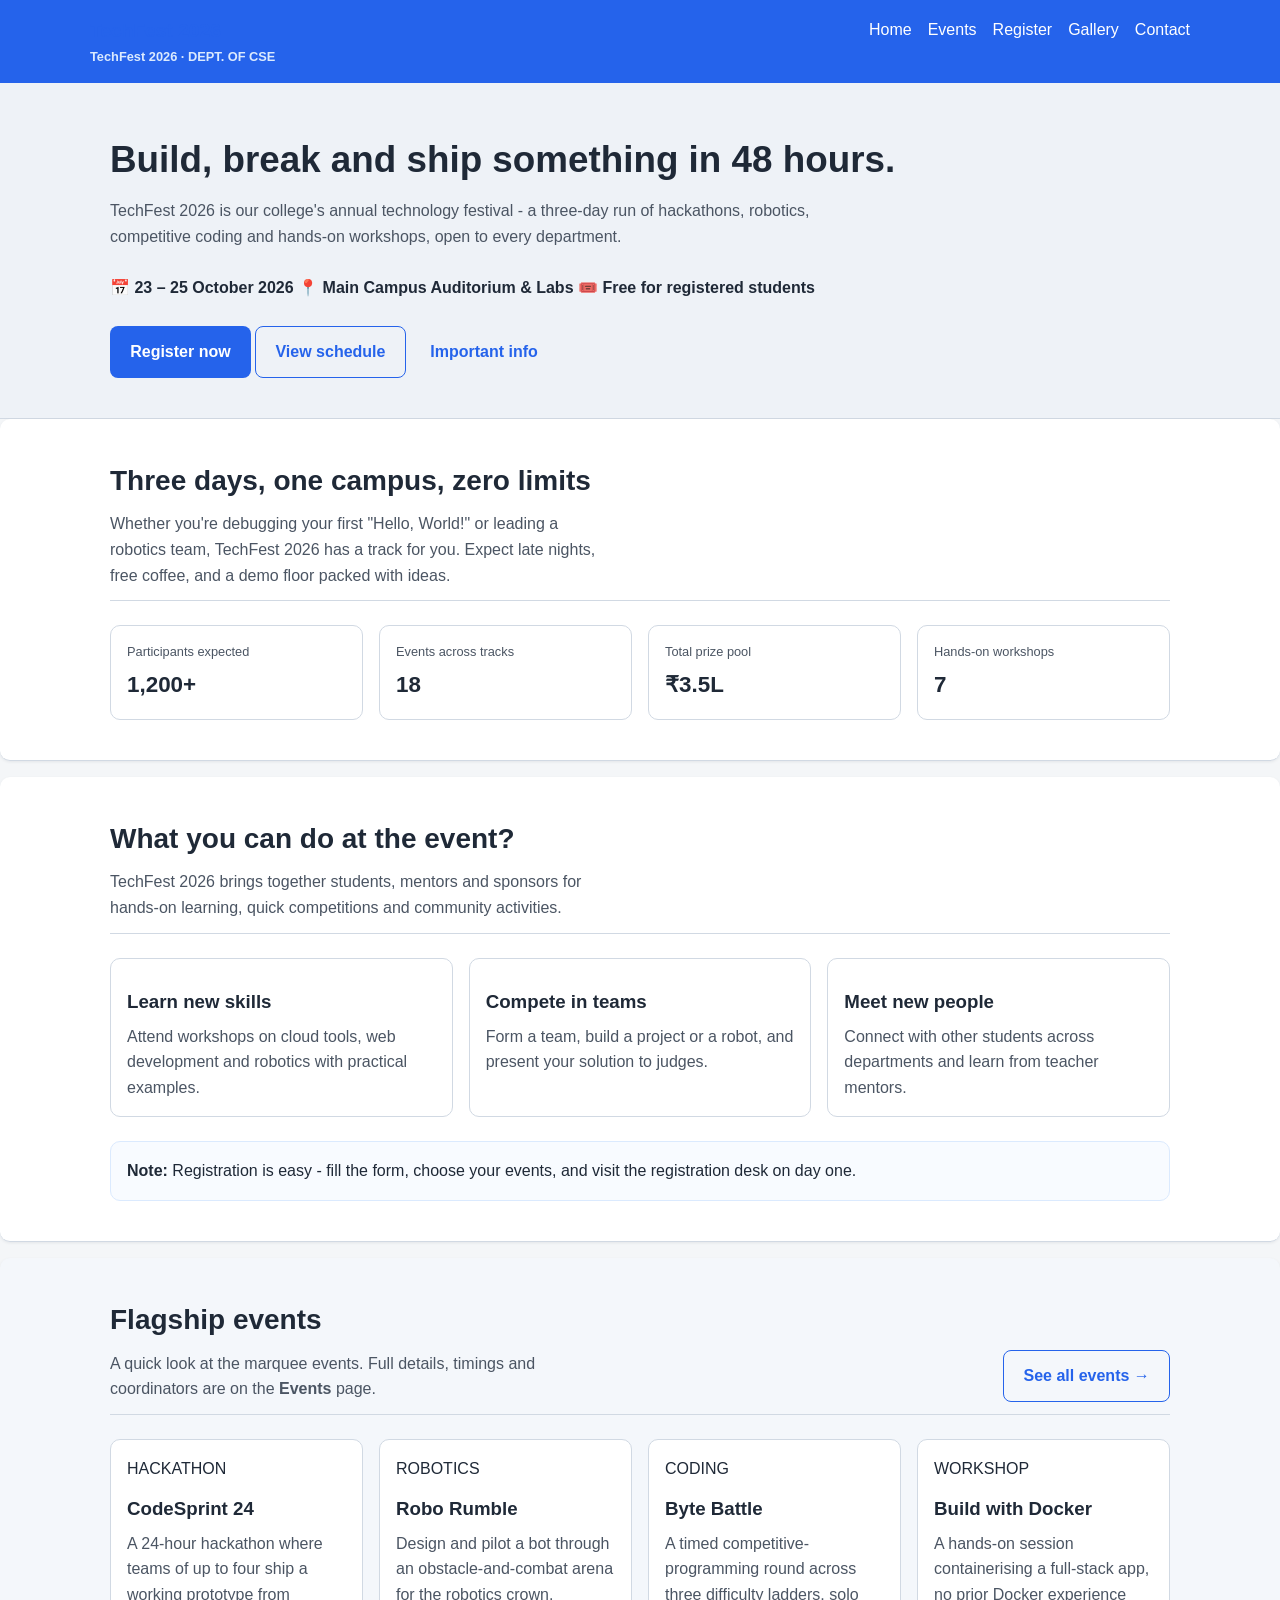
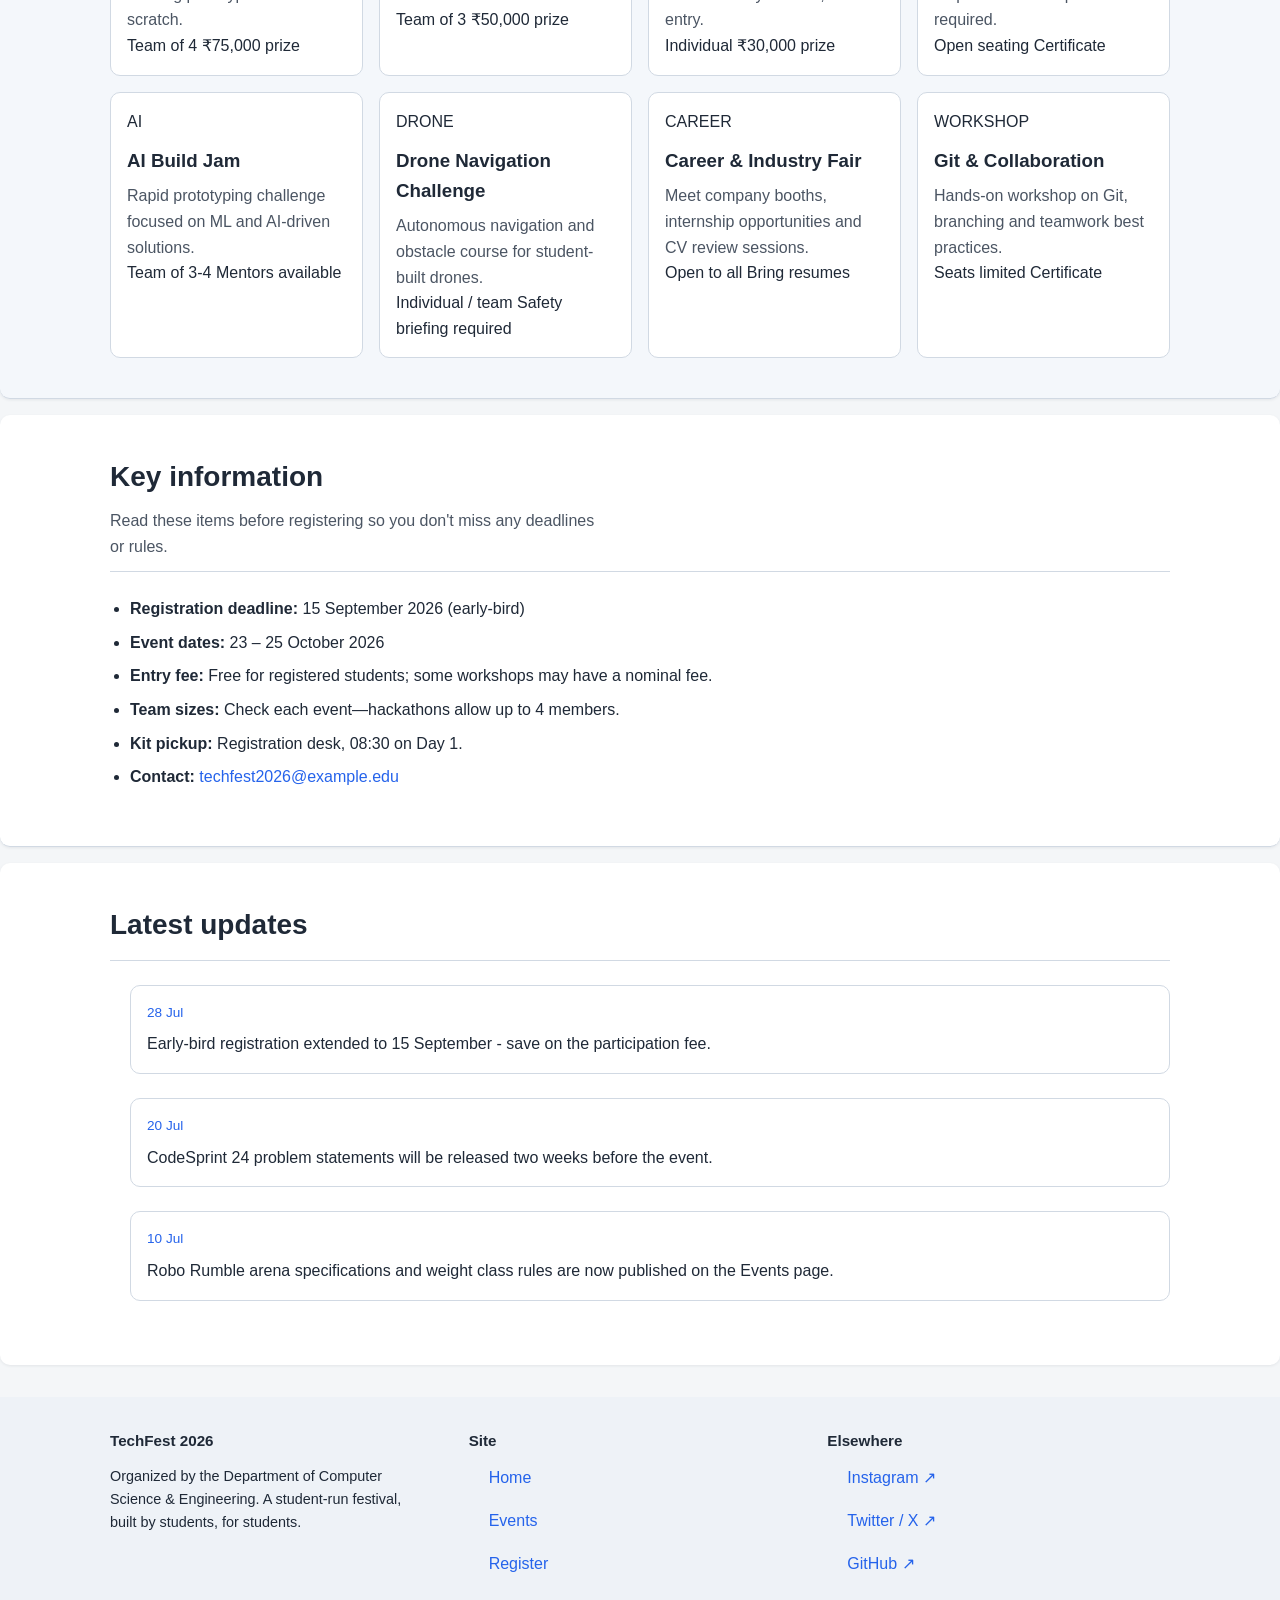
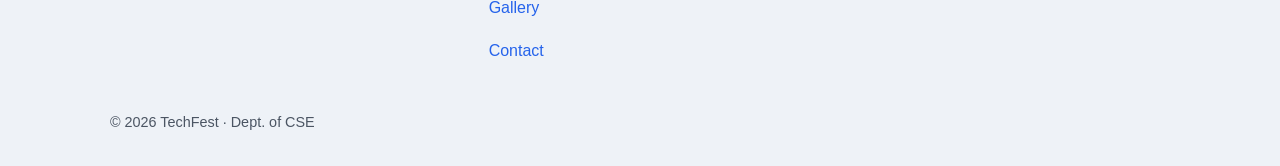
<file: index.html>
<!DOCTYPE html>
<html lang="en">
<head>
  <meta charset="UTF-8">
  <meta name="viewport" content="width=device-width, initial-scale=1.0">
  <title>TechFest 2026 | Home</title>
  <meta name="description" content="TechFest 2026 — the annual technology festival: hackathons, robotics, coding contests and workshops. Register now.">
  <link rel="stylesheet" href="css/style.css">
</head>
<body>

  <header class="site-header">
    <div class="wrap">
      <a href="index.html" class="brand">
        <span>
          TechFest 2026
          <small>TechFest 2026 · DEPT. OF CSE</small>
        </span>
      </a>

      <nav class="main-nav" aria-label="Primary">
        <ul>
          <li><a href="index.html" aria-current="page">Home</a></li>
          <li><a href="events.html">Events</a></li>
          <li><a href="register.html">Register</a></li>
          <li><a href="gallery.html">Gallery</a></li>
          <li><a href="contact.html">Contact</a></li>
        </ul>
      </nav>
    </div>
  </header>

  <main>

    <section class="hero">
      <div class="wrap hero-content">
        <h1>Build, break and <span>ship</span> something in 48 hours.</h1>
        <p class="lead">TechFest 2026 is our college's annual technology festival - a three-day run of hackathons, robotics, competitive coding and hands-on workshops, open to every department.</p>
        <br>
        <div class="hero-meta"><b>
          <span>📅 23 – 25 October 2026</span>
          <span>📍 Main Campus Auditorium &amp; Labs</span>
          <span>🎟️ Free for registered students</span></b>
        </div>
        <br>

        <div class="hero-actions">
          <a href="register.html" class="btn btn-primary">Register now</a>
          <a href="events.html#schedule" class="btn btn-ghost">View schedule</a>
          <a href="#important" class="btn">Important info</a>
        </div>
      </div>
    </section>

    <!-- Welcome -->
    <section class="section" id="welcome">
      <div class="wrap">
        <div class="section-head">
          <div>
            <h2>Three days, one campus, zero limits</h2>
            <p>Whether you're debugging your first "Hello, World!" or leading a robotics team, TechFest 2026 has a track for you. Expect late nights, free coffee, and a demo floor packed with ideas.</p>
          </div>
        </div>

        <dl class="spec-list">
          <div>
            <dt>Participants expected</dt>
            <dd>1,200+</dd>
          </div>
          <div>
            <dt>Events across tracks</dt>
            <dd>18</dd>
          </div>
          <div>
            <dt>Total prize pool</dt>
            <dd>₹3.5L</dd>
          </div>
          <div>
            <dt>Hands-on workshops</dt>
            <dd>7</dd>
          </div>
        </dl>
      </div>
    </section>

    <section class="section" id="why-attend">
      <div class="wrap">
        <div class="section-head">
          <div>
            <h2>What you can do at the event?</h2>
            <p>TechFest 2026 brings together students, mentors and sponsors for hands-on learning, quick competitions and community activities.</p>
          </div>
        </div>

        <div class="grid">
          <article class="card">
            <h3>Learn new skills</h3>
            <p>Attend workshops on cloud tools, web development and robotics with practical examples.</p>
          </article>

          <article class="card">
            <h3>Compete in teams</h3>
            <p>Form a team, build a project or a robot, and present your solution to judges.</p>
          </article>

          <article class="card">
            <h3>Meet new people</h3>
            <p>Connect with other students across departments and learn from teacher mentors.</p>
          </article>
        </div>

        <aside class="note-panel">
          <strong>Note:</strong> Registration is easy - fill the form, choose your events, and visit the registration desk on day one.
        </aside>
      </div>
    </section>

    <section class="section alt" id="highlights">
      <div class="wrap">
        <div class="section-head">
          <div>
            <h2>Flagship events</h2>
            <p>A quick look at the marquee events. Full details, timings and coordinators are on the <b>Events</b> page.</p>
          </div>
          <a href="events.html" class="btn btn-ghost">See all events →</a>
        </div>

        <div class="grid">
          <article class="card">
            <span class="tag">HACKATHON</span>
            <h3>CodeSprint 24</h3>
            <p>A 24-hour hackathon where teams of up to four ship a working prototype from scratch.</p>
            <div class="meta">
              <span>Team of 4</span>
              <span>₹75,000 prize</span>
            </div>
          </article>

          <article class="card">
            <span class="tag">ROBOTICS</span>
            <h3>Robo Rumble</h3>
            <p>Design and pilot a bot through an obstacle-and-combat arena for the robotics crown.</p>
            <div class="meta">
              <span>Team of 3</span>
              <span>₹50,000 prize</span>
            </div>
          </article>

          <article class="card">
            <span class="tag">CODING</span>
            <h3>Byte Battle</h3>
            <p>A timed competitive-programming round across three difficulty ladders, solo entry.</p>
            <div class="meta">
              <span>Individual</span>
              <span>₹30,000 prize</span>
            </div>
          </article>

          <article class="card">
            <span class="tag">WORKSHOP</span>
            <h3>Build with Docker</h3>
            <p>A hands-on session containerising a full-stack app, no prior Docker experience required.</p>
            <div class="meta">
              <span>Open seating</span>
              <span>Certificate</span>
            </div>
          </article>
          <article class="card">
            <span class="tag">AI</span>
            <h3>AI Build Jam</h3>
            <p>Rapid prototyping challenge focused on ML and AI-driven solutions.</p>
            <div class="meta">
              <span>Team of 3-4</span>
              <span>Mentors available</span>
            </div>
          </article>

          <article class="card">
            <span class="tag">DRONE</span>
            <h3>Drone Navigation Challenge</h3>
            <p>Autonomous navigation and obstacle course for student-built drones.</p>
            <div class="meta">
              <span>Individual / team</span>
              <span>Safety briefing required</span>
            </div>
          </article>

          <article class="card">
            <span class="tag">CAREER</span>
            <h3>Career &amp; Industry Fair</h3>
            <p>Meet company booths, internship opportunities and CV review sessions.</p>
            <div class="meta">
              <span>Open to all</span>
              <span>Bring resumes</span>
            </div>
          </article>

          <article class="card">
            <span class="tag">WORKSHOP</span>
            <h3>Git &amp; Collaboration</h3>
            <p>Hands-on workshop on Git, branching and teamwork best practices.</p>
            <div class="meta">
              <span>Seats limited</span>
              <span>Certificate</span>
            </div>
          </article>
        </div>
      </div>
    </section>

    
    <section class="section" id="important">
      <div class="wrap">
        <div class="section-head">
          <div>
            <h2>Key information</h2>
            <p>Read these items before registering so you don't miss any deadlines or rules.</p>
          </div>
        </div>

        <ul class="important-list">
          <li><strong>Registration deadline:</strong> 15 September 2026 (early-bird)</li>
          <li><strong>Event dates:</strong> 23 – 25 October 2026</li>
          <li><strong>Entry fee:</strong> Free for registered students; some workshops may have a nominal fee.</li>
          <li><strong>Team sizes:</strong> Check each event—hackathons allow up to 4 members.</li>
          <li><strong>Kit pickup:</strong> Registration desk, 08:30 on Day 1.</li>
          <li><strong>Contact:</strong> <a href="mailto:techfest2026@example.edu">techfest2026@example.edu</a></li>
        </ul>
      </div>
    </section>
    <section class="section" id="announcements">
      <div class="wrap">
        <div class="section-head">
          <div>
            <h2>Latest updates</h2>
          </div>
        </div>

        <ol class="announcements">
          <li>
            <time datetime="2026-07-28">28 Jul</time>
            <span>Early-bird registration extended to 15 September - save on the participation fee.</span>
          </li>
          <li>
            <time datetime="2026-07-20">20 Jul</time>
            <span>CodeSprint 24 problem statements will be released two weeks before the event.</span>
          </li>
          <li>
            <time datetime="2026-07-10">10 Jul</time>
            <span>Robo Rumble arena specifications and weight class rules are now published on the Events page.</span>
          </li>
        </ol>
      </div>
    </section>

  </main>

  <footer class="site-footer">
    <div class="wrap">
      <div class="footer-grid">
        <div>
          <h4>TechFest 2026</h4>
          <p style="color:var(--text-muted); max-width:40ch; font-size:0.9rem;">Organized by the Department of Computer Science &amp; Engineering. A student-run festival, built by students, for students.</p>
        </div>
        <div>
          <h4>Site</h4>
          <ul>
            <li><a href="index.html">Home</a></li>
            <li><a href="events.html">Events</a></li>
            <li><a href="register.html">Register</a></li>
            <li><a href="gallery.html">Gallery</a></li>
            <li><a href="contact.html">Contact</a></li>
          </ul>
        </div>
        <div>
          <h4>Elsewhere</h4>
          <ul>
            <li><a href="https://www.instagram.com" target="_blank" rel="noopener">Instagram ↗</a></li>
            <li><a href="https://twitter.com" target="_blank" rel="noopener">Twitter / X ↗</a></li>
            <li><a href="https://github.com" target="_blank" rel="noopener">GitHub ↗</a></li>
          </ul>
        </div>
      </div>
      <div class="footer-bottom">
        <span>© 2026 TechFest · Dept. of CSE</span>
      </div>
    </div>
  </footer>

</body>
</html>
</file>
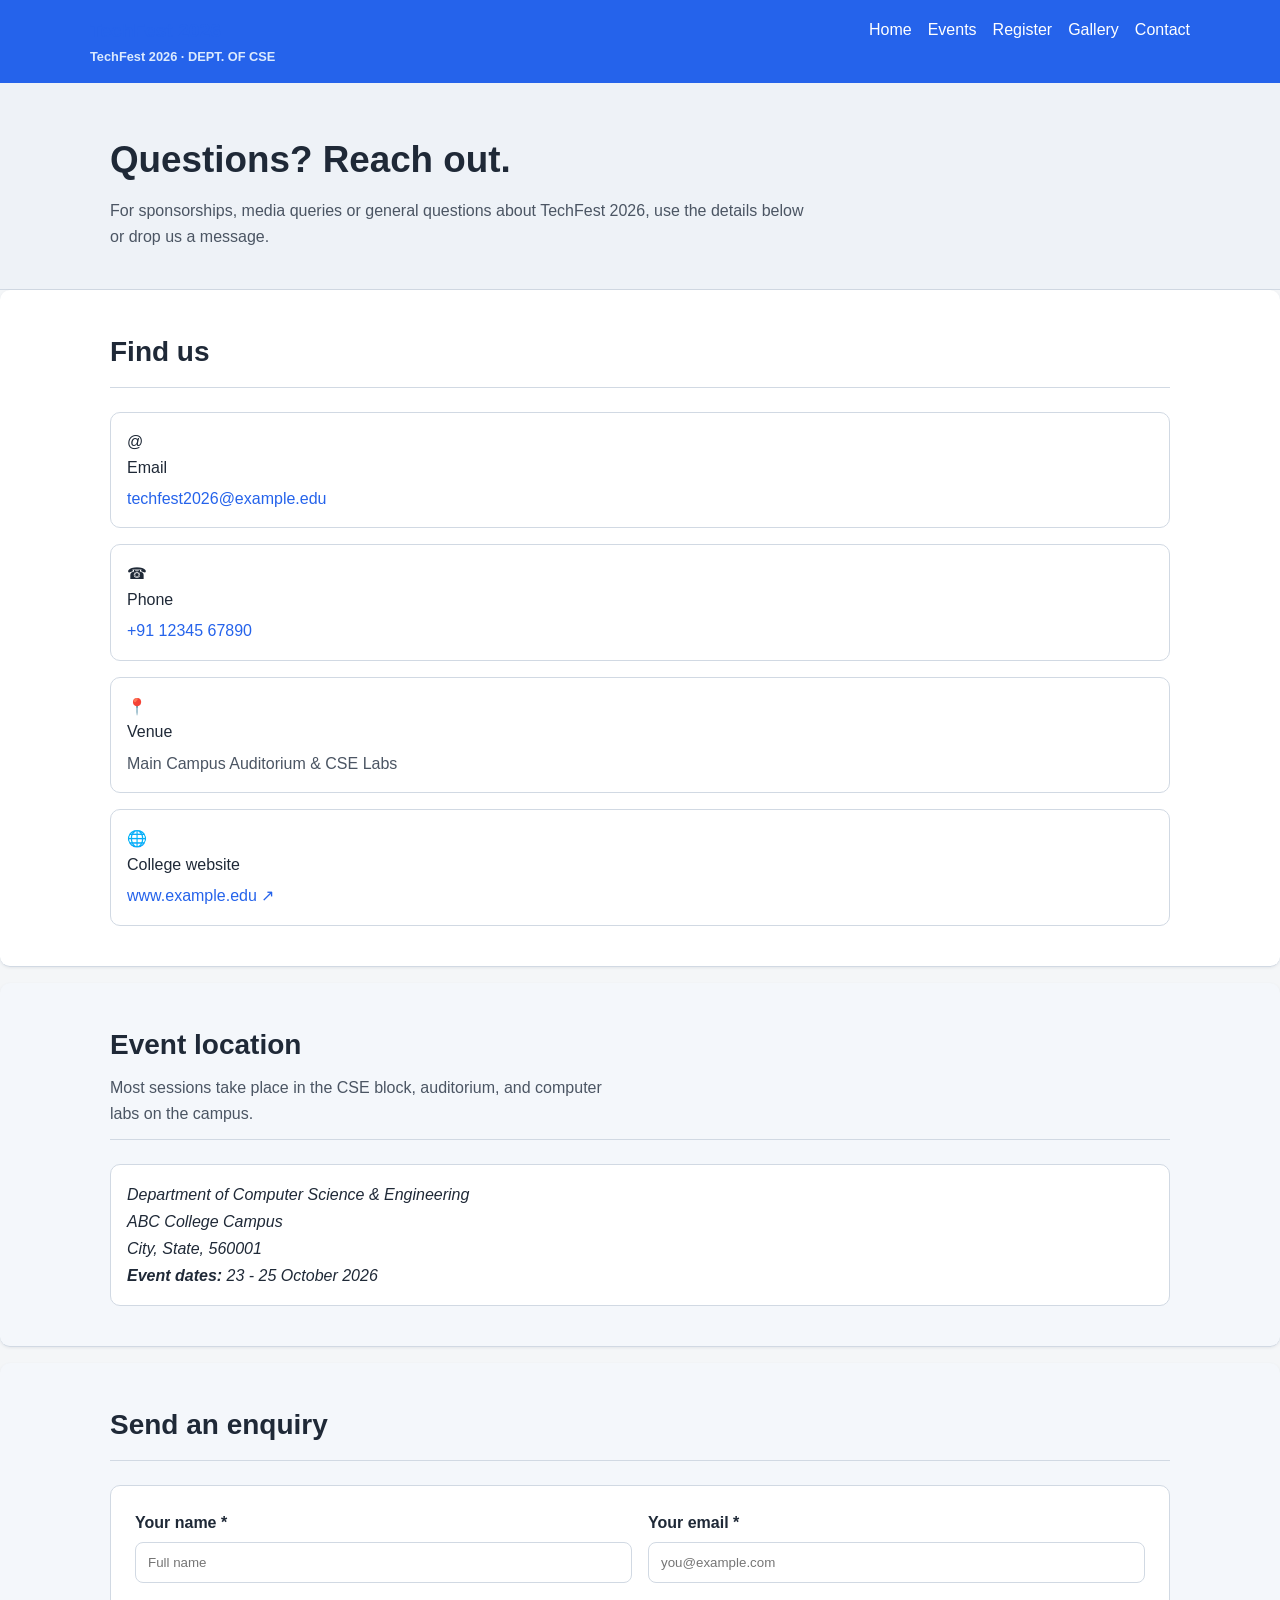
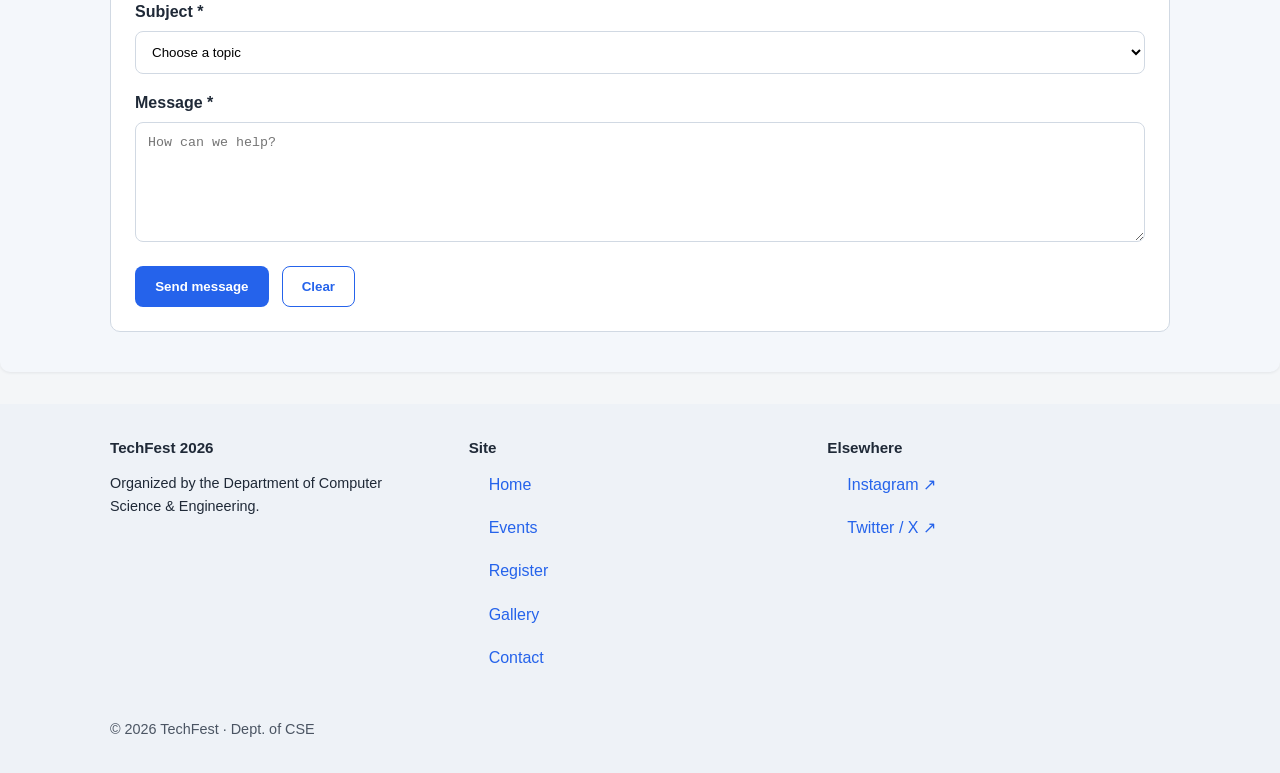
<file: contact.html>
<!DOCTYPE html>
<html lang="en">
<head>
  <meta charset="UTF-8">
  <meta name="viewport" content="width=device-width, initial-scale=1.0">
  <title>TechFest 2026 | Contact</title>
  <meta name="description" content="Get in touch with the TechFest 2026 organizing committee.">
  <link rel="stylesheet" href="css/style.css">
</head>
<body>

  <header class="site-header">
    <div class="wrap">
      <a href="index.html" class="brand">
        <span>
          TechFest 2026
          <small>TechFest 2026 · DEPT. OF CSE</small>
        </span>
      </a>

      <nav class="main-nav" aria-label="Primary">
        <ul>
          <li><a href="index.html">Home</a></li>
          <li><a href="events.html">Events</a></li>
          <li><a href="register.html">Register</a></li>
          <li><a href="gallery.html">Gallery</a></li>
          <li><a href="contact.html" aria-current="page">Contact</a></li>
        </ul>
      </nav>
    </div>
  </header>

  <main>

    <section class="hero" style="padding-bottom: 2.5rem;">
      <div class="wrap hero-content">
        <h1>Questions? <span>Reach out.</span></h1>
        <p class="lead">For sponsorships, media queries or general questions about TechFest 2026, use the details below or drop us a message.</p>
      </div>
    </section>

    <section class="section" id="contact-details">
      <div class="wrap">
        <div class="section-head">
          <div>
            <h2>Find us</h2>
          </div>
        </div>

        <dl class="committee-list">
          <div>
            <span class="avatar">@</span>
            <div>
              <dt>Email</dt>
              <dd><a href="mailto:techfest2026@example.edu">techfest2026@example.edu</a></dd>
            </div>
          </div>
          <div>
            <span class="avatar">☎</span>
            <div>
              <dt>Phone</dt>
              <dd><a href="tel:+911234567890">+91 12345 67890</a></dd>
            </div>
          </div>
          <div>
            <span class="avatar">📍</span>
            <div>
              <dt>Venue</dt>
              <dd>Main Campus Auditorium &amp; CSE Labs</dd>
            </div>
          </div>
          <div>
            <span class="avatar">🌐</span>
            <div>
              <dt>College website</dt>
              <dd><a href="https://www.example.edu" target="_blank" rel="noopener">www.example.edu ↗</a></dd>
            </div>
          </div>
        </dl>
      </div>
    </section>

    <section class="section alt" id="venue-info">
      <div class="wrap">
        <div class="section-head">
          <div>
            <h2>Event location</h2>
            <p>Most sessions take place in the CSE block, auditorium, and computer labs on the campus.</p>
          </div>
        </div>

        <address>
          Department of Computer Science &amp; Engineering<br>
          ABC College Campus<br>
          City, State, 560001<br>
          <strong>Event dates:</strong> 23 - 25 October 2026
        </address>
      </div>
    </section>

    <section class="section alt" id="enquiry-form">
      <div class="wrap">
        <div class="section-head">
          <div>
            <h2>Send an enquiry</h2>
          </div>
        </div>

        <form class="panel" action="#" method="post">
          <div class="two-col">
            <div class="field">
              <label for="c-name">Your name *</label>
              <input type="text" id="c-name" name="c-name" placeholder="Full name" required>
            </div>
            <div class="field">
              <label for="c-email">Your email *</label>
              <input type="email" id="c-email" name="c-email" placeholder="you@example.com" required>
            </div>
          </div>

          <div class="field">
            <label for="c-subject">Subject *</label>
            <select id="c-subject" name="c-subject" required>
              <option value="" selected disabled>Choose a topic</option>
              <option value="sponsorship">Sponsorship enquiry</option>
              <option value="media">Media / press</option>
              <option value="general">General question</option>
              <option value="issue">Report a website issue</option>
            </select>
          </div>

          <div class="field">
            <label for="c-message">Message *</label>
            <textarea id="c-message" name="c-message" rows="5" placeholder="How can we help?" minlength="10" required></textarea>
          </div>

          <div class="form-actions">
            <button type="submit" class="btn btn-primary">Send message</button>
            <button type="reset" class="btn btn-ghost">Clear</button>
          </div>
        </form>
      </div>
    </section>

  </main>

  <footer class="site-footer">
    <div class="wrap">
      <div class="footer-grid">
        <div>
          <h4>TechFest 2026</h4>
          <p style="color:var(--text-muted); max-width:40ch; font-size:0.9rem;">Organized by the Department of Computer Science &amp; Engineering.</p>
        </div>
        <div>
          <h4>Site</h4>
          <ul>
            <li><a href="index.html">Home</a></li>
            <li><a href="events.html">Events</a></li>
            <li><a href="register.html">Register</a></li>
            <li><a href="gallery.html">Gallery</a></li>
            <li><a href="contact.html">Contact</a></li>
          </ul>
        </div>
        <div>
          <h4>Elsewhere</h4>
          <ul>
            <li><a href="https://www.instagram.com" target="_blank" rel="noopener">Instagram ↗</a></li>
            <li><a href="https://twitter.com" target="_blank" rel="noopener">Twitter / X ↗</a></li>
          </ul>
        </div>
      </div>
      <div class="footer-bottom">
        <span>© 2026 TechFest · Dept. of CSE</span>
      </div>
    </div>
  </footer>

</body>
</html>
</file>
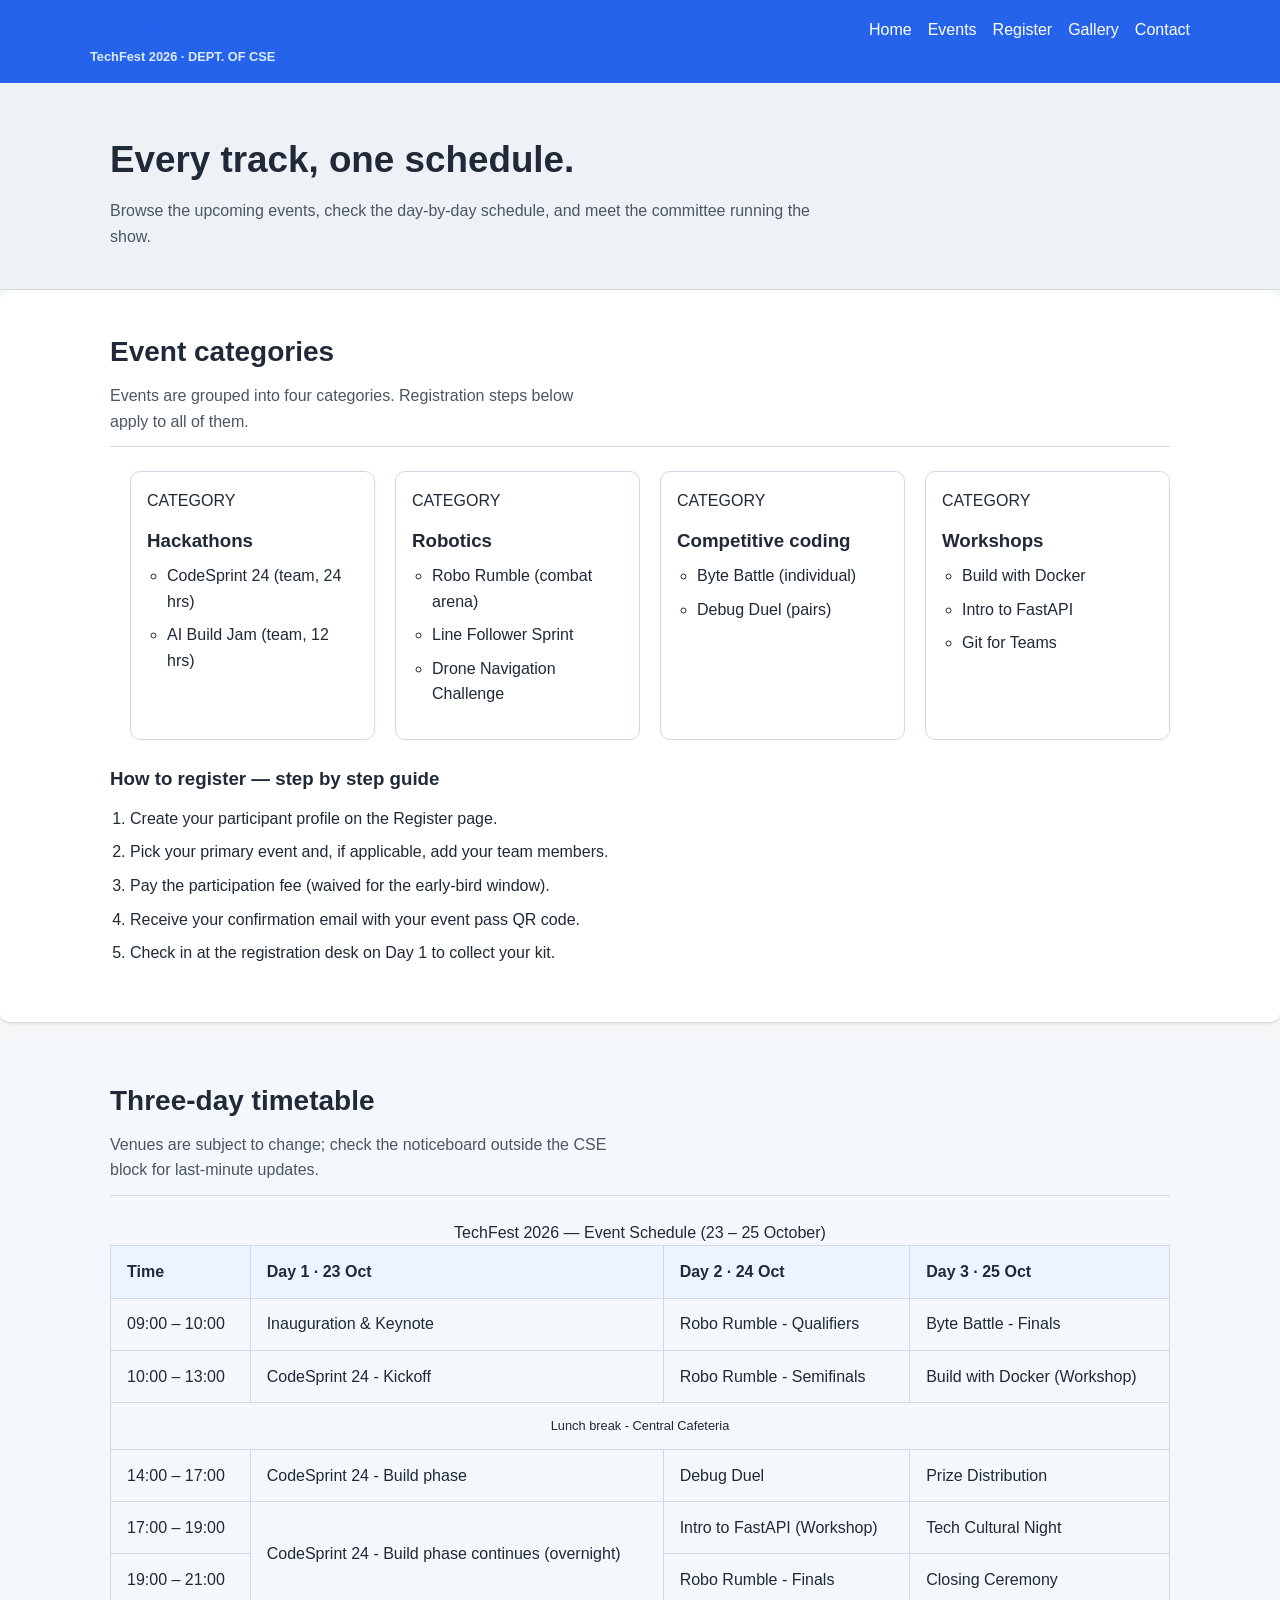
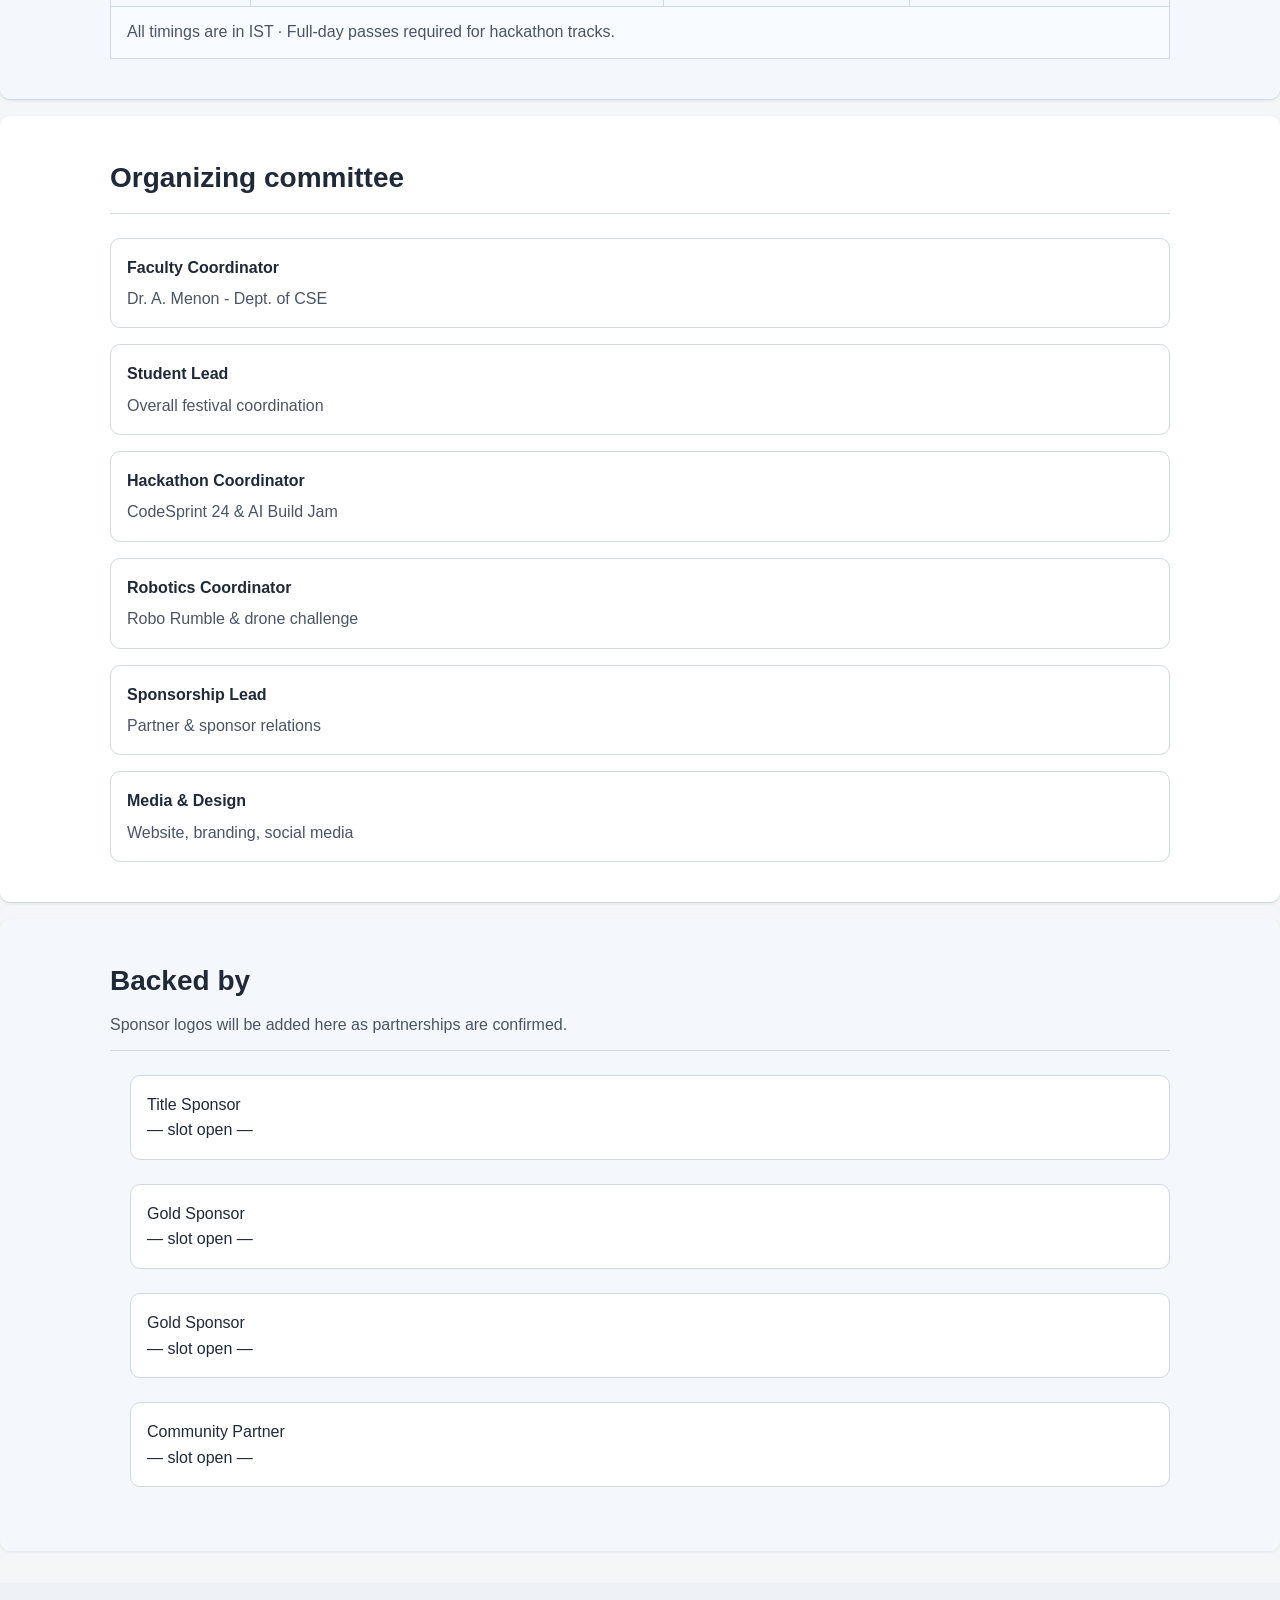
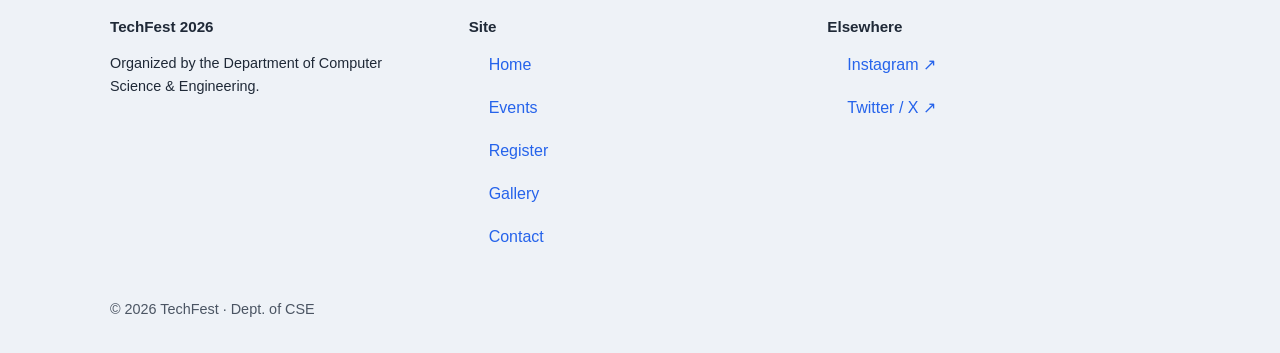
<file: events.html>
<!DOCTYPE html>
<html lang="en">
<head>
  <meta charset="UTF-8">
  <meta name="viewport" content="width=device-width, initial-scale=1.0">
  <title>TechFest 2026 | Events</title>
  <meta name="description" content="Upcoming events, full schedule, organizing committee and sponsors for TechFest 2026.">
  <link rel="stylesheet" href="css/style.css">
</head>
<body>

  <header class="site-header">
    <div class="wrap">
      <a href="index.html" class="brand">
        <span class="brand-mark">TF</span>
        <span>
          TechFest 2026
          <small>TechFest 2026 · DEPT. OF CSE</small>
        </span>
      </a>

      <nav class="main-nav" aria-label="Primary">
        <ul>
          <li><a href="index.html">Home</a></li>
          <li><a href="events.html" aria-current="page">Events</a></li>
          <li><a href="register.html">Register</a></li>
          <li><a href="gallery.html">Gallery</a></li>
          <li><a href="contact.html">Contact</a></li>
        </ul>
      </nav>
    </div>
  </header>

  <main>

    <section class="hero" style="padding-bottom: 2.5rem;">
      <div class="wrap hero-content">
        <h1>Every track, one <span>schedule</span>.</h1>
        <p class="lead">Browse the upcoming events, check the day-by-day schedule, and meet the committee running the show.</p>
      </div>
    </section>

    <section class="section" id="upcoming">
      <div class="wrap">
        <div class="section-head">
          <div>
            <h2>Event categories</h2>
            <p>Events are grouped into four categories. Registration steps below apply to all of them.</p>
          </div>
        </div>

        <ul style="list-style:none; display:grid; grid-template-columns:repeat(auto-fit, minmax(240px,1fr)); gap:1.25rem; padding:0;">
          <li class="card">
            <span class="tag">CATEGORY</span>
            <h3>Hackathons</h3>
            <ul>
              <li>CodeSprint 24 (team, 24 hrs)</li>
              <li>AI Build Jam (team, 12 hrs)</li>
            </ul>
          </li>
          <li class="card">
            <span class="tag">CATEGORY</span>
            <h3>Robotics</h3>
            <ul>
              <li>Robo Rumble (combat arena)</li>
              <li>Line Follower Sprint</li>
              <li>Drone Navigation Challenge</li>
            </ul>
          </li>
          <li class="card">
            <span class="tag">CATEGORY</span>
            <h3>Competitive coding</h3>
            <ul>
              <li>Byte Battle (individual)</li>
              <li>Debug Duel (pairs)</li>
            </ul>
          </li>
          <li class="card">
            <span class="tag">CATEGORY</span>
            <h3>Workshops</h3>
            <ul>
              <li>Build with Docker</li>
              <li>Intro to FastAPI</li>
              <li>Git for Teams</li>
            </ul>
          </li>
        </ul>

        <h3 class="mt-lg" style="margin-bottom:0.75rem;">How to register — step by step guide</h3>
        <ol>
          <li>Create your participant profile on the Register page.</li>
          <li>Pick your primary event and, if applicable, add your team members.</li>
          <li>Pay the participation fee (waived for the early-bird window).</li>
          <li>Receive your confirmation email with your event pass QR code.</li>
          <li>Check in at the registration desk on Day 1 to collect your kit.</li>
        </ol>
      </div>
    </section>

    <section class="section alt" id="schedule">
      <div class="wrap">
        <div class="section-head">
          <div>
            <h2>Three-day timetable</h2>
            <p>Venues are subject to change; check the noticeboard outside the CSE block for last-minute updates.</p>
          </div>
        </div>

        <div class="table-scroll">
          <table>
            <caption>TechFest 2026 — Event Schedule (23 – 25 October)</caption>
            <thead>
              <tr>
                <th scope="col">Time</th>
                <th scope="col">Day 1 · 23 Oct</th>
                <th scope="col">Day 2 · 24 Oct</th>
                <th scope="col">Day 3 · 25 Oct</th>
              </tr>
            </thead>
            <tbody>
              <tr>
                <td>09:00 – 10:00</td>
                <td>Inauguration &amp; Keynote</td>
                <td>Robo Rumble - Qualifiers</td>
                <td>Byte Battle - Finals</td>
              </tr>
              <tr>
                <td>10:00 – 13:00</td>
                <td>CodeSprint 24 - Kickoff</td>
                <td>Robo Rumble - Semifinals</td>
                <td>Build with Docker (Workshop)</td>
              </tr>
              <tr>
                <td colspan="4" style="text-align:center; font-family: var(--font-mono); font-size:0.8rem; color: var(--text-muted); background: var(--surface-2);">
                  Lunch break - Central Cafeteria
                </td>
              </tr>
              <tr>
                <td>14:00 – 17:00</td>
                <td>CodeSprint 24 - Build phase</td>
                <td>Debug Duel</td>
                <td>Prize Distribution</td>
              </tr>
              <tr>
                <td>17:00 – 19:00</td>
                <td rowspan="2">CodeSprint 24 - Build phase continues (overnight)</td>
                <td>Intro to FastAPI (Workshop)</td>
                <td>Tech Cultural Night</td>
              </tr>
              <tr>
                <td>19:00 – 21:00</td>
                <td>Robo Rumble - Finals</td>
                <td>Closing Ceremony</td>
              </tr>
            </tbody>
            <tfoot>
              <tr>
                <td colspan="4">All timings are in IST · Full-day passes required for hackathon tracks.</td>
              </tr>
            </tfoot>
          </table>
        </div>
      </div>
    </section>

    <section class="section" id="committee">
      <div class="wrap">
        <div class="section-head">
          <div>
            <h2>Organizing committee</h2>
          </div>
        </div>

        <dl class="committee-list">
          <div>
            <div>
              <dt><b>Faculty Coordinator</b></dt>
              <dd>Dr. A. Menon - Dept. of CSE</dd>
            </div>
          </div>
          <div>
            <div>
              <dt><b>Student Lead</b></dt>
              <dd>Overall festival coordination</dd>
            </div>
          </div>
          <div>
            <div>
              <dt><b>Hackathon Coordinator</b></dt>
              <dd>CodeSprint 24 &amp; AI Build Jam</dd>
            </div>
          </div>
          <div>
            <div>
              <dt><b>Robotics Coordinator</b></dt>
              <dd>Robo Rumble &amp; drone challenge</dd>
            </div>
          </div>
          <div>
            <div>
              <dt><b>Sponsorship Lead</b></dt>
              <dd>Partner &amp; sponsor relations</dd>
            </div>
          </div>
          <div>
            <div>
              <dt><b>Media &amp; Design</b></dt>
              <dd>Website, branding, social media</dd>
            </div>
          </div>
        </dl>
      </div>
    </section>

    <section class="section alt" id="sponsors">
      <div class="wrap">
        <div class="section-head">
          <div>
            <h2>Backed by</h2>
            <p>Sponsor logos will be added here as partnerships are confirmed.</p>
          </div>
        </div>

        <ul class="sponsor-tiers">
          <li>Title Sponsor<br>— slot open —</li>
          <li>Gold Sponsor<br>— slot open —</li>
          <li>Gold Sponsor<br>— slot open —</li>
          <li>Community Partner<br>— slot open —</li>
        </ul>
      </div>
    </section>

  </main>

  <footer class="site-footer">
    <div class="wrap">
      <div class="footer-grid">
        <div>
          <h4>TechFest 2026</h4>
          <p style="color:var(--text-muted); max-width:40ch; font-size:0.9rem;">Organized by the Department of Computer Science &amp; Engineering.</p>
        </div>
        <div>
          <h4>Site</h4>
          <ul>
            <li><a href="index.html">Home</a></li>
            <li><a href="events.html">Events</a></li>
            <li><a href="register.html">Register</a></li>
            <li><a href="gallery.html">Gallery</a></li>
            <li><a href="contact.html">Contact</a></li>
          </ul>
        </div>
        <div>
          <h4>Elsewhere</h4>
          <ul>
            <li><a href="https://www.instagram.com" target="_blank" rel="noopener">Instagram ↗</a></li>
            <li><a href="https://twitter.com" target="_blank" rel="noopener">Twitter / X ↗</a></li>
          </ul>
        </div>
      </div>
      <div class="footer-bottom">
        <span>© 2026 TechFest · Dept. of CSE</span>
      </div>
    </div>
  </footer>

</body>
</html>
</file>
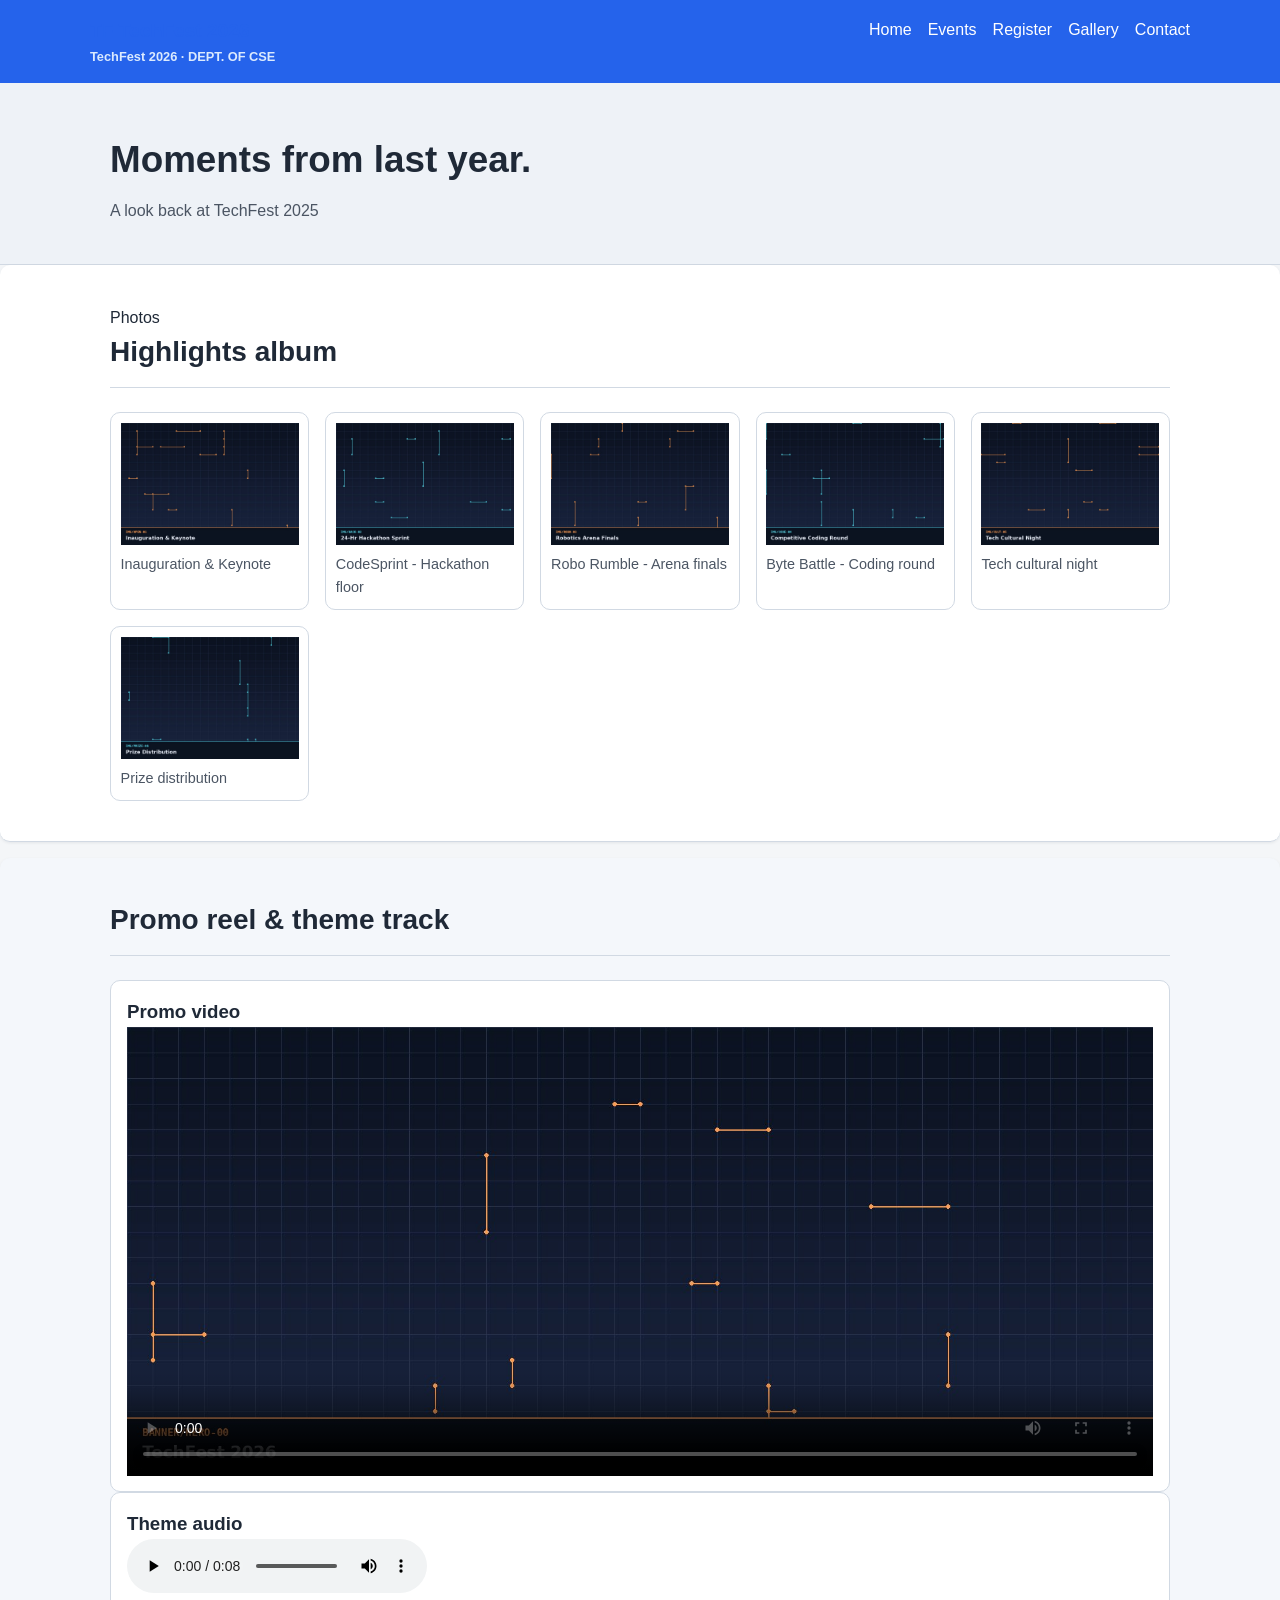
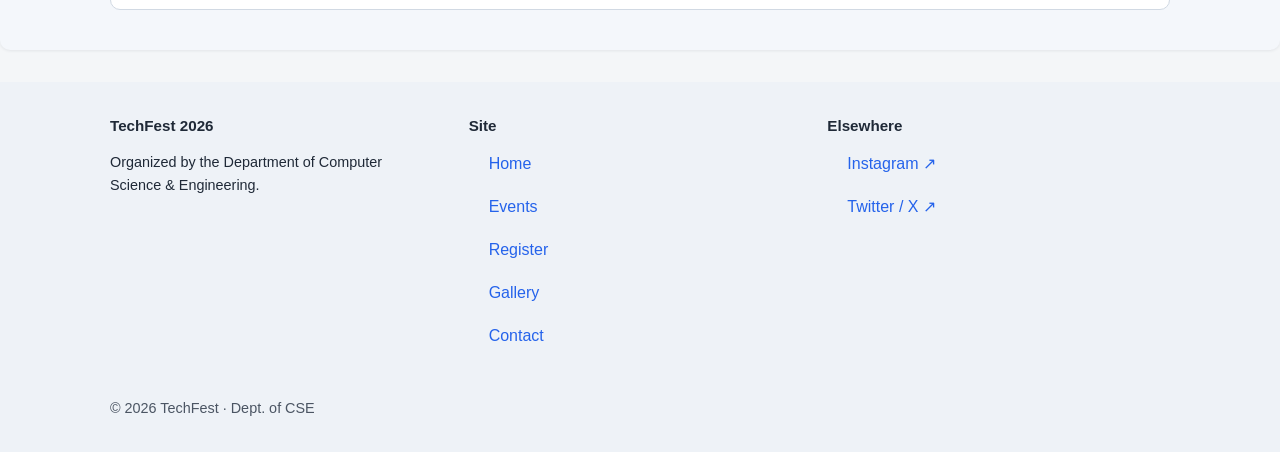
<file: gallery.html>
<!DOCTYPE html>
<html lang="en">
<head>
  <meta charset="UTF-8">
  <meta name="viewport" content="width=device-width, initial-scale=1.0">
  <title>TechFest 2026 | Gallery</title>
  <meta name="description" content="Photos, promo video and theme audio from TechFest 2026.">
  <link rel="stylesheet" href="css/style.css">
</head>
<body>

  <header class="site-header">
    <div class="wrap">
      <a href="index.html" class="brand">
        <span class="brand-mark">TF</span>
        <span>
          TechFest 2026
          <small>TechFest 2026 · DEPT. OF CSE</small>
        </span>
      </a>

      <nav class="main-nav" aria-label="Primary">
        <ul>
          <li><a href="index.html">Home</a></li>
          <li><a href="events.html">Events</a></li>
          <li><a href="register.html">Register</a></li>
          <li><a href="gallery.html" aria-current="page">Gallery</a></li>
          <li><a href="contact.html">Contact</a></li>
        </ul>
      </nav>
    </div>
  </header>

  <main>

    <section class="hero" style="padding-bottom: 2.5rem;">
      <div class="wrap hero-content">
        <h1>Moments from last <span>year</span>.</h1>
        <p class="lead">A look back at TechFest 2025</p>
      </div>
    </section>

    <section class="section" id="photos">
      <div class="wrap">
        <div class="section-head">
          <div>
            <span class="eyebrow">Photos</span>
            <h2>Highlights album</h2>
          </div>
        </div>

        <div class="grid gallery-grid">
          <figure>
            <img src="images/photo1.jpg" alt="Chief guest delivering the keynote at the TechFest 2025 inauguration">
            <figcaption>Inauguration &amp; Keynote</figcaption>
          </figure>
          <figure>
            <img src="images/photo2.jpg" alt="Students coding together during the 24-hour hackathon">
            <figcaption>CodeSprint - Hackathon floor</figcaption>
          </figure>
          <figure>
            <img src="images/photo3.jpg" alt="A robot competing in the robotics arena finals">
            <figcaption>Robo Rumble - Arena finals</figcaption>
          </figure>
          <figure>
            <img src="images/photo4.jpg" alt="Participants concentrating during the competitive coding round">
            <figcaption>Byte Battle - Coding round</figcaption>
          </figure>
          <figure>
            <img src="images/photo5.jpg" alt="Crowd enjoying the tech cultural night performance">
            <figcaption>Tech cultural night</figcaption>
          </figure>
          <figure>
            <img src="images/photo6.jpg" alt="Winning team receiving their trophy at prize distribution">
            <figcaption>Prize distribution</figcaption>
          </figure>
        </div>
      </div>
    </section>

    <section class="section alt" id="media">
      <div class="wrap">
        <div class="section-head">
          <div>
            <h2>Promo reel &amp; theme track</h2>
          </div>
        </div>

        <div class="media-block">
          <h3>Promo video</h3>
          <video controls poster="images/banner-bg.jpg">
            <source src="media/techfest-promo.mp4" type="video/mp4">
            Your browser does not support the video tag.
          </video>
        </div>

        <div class="media-block">
          <h3>Theme audio</h3>
          <audio controls>
            <source src="media/techfest-theme.mp3" type="audio/mpeg">
            Your browser does not support the audio tag.
          </audio>
        </div>
      </div>
    </section>

  </main>

  <footer class="site-footer">
    <div class="wrap">
      <div class="footer-grid">
        <div>
          <h4>TechFest 2026</h4>
          <p style="color:var(--text-muted); max-width:40ch; font-size:0.9rem;">Organized by the Department of Computer Science &amp; Engineering.</p>
        </div>
        <div>
          <h4>Site</h4>
          <ul>
            <li><a href="index.html">Home</a></li>
            <li><a href="events.html">Events</a></li>
            <li><a href="register.html">Register</a></li>
            <li><a href="gallery.html">Gallery</a></li>
            <li><a href="contact.html">Contact</a></li>
          </ul>
        </div>
        <div>
          <h4>Elsewhere</h4>
          <ul>
            <li><a href="https://www.instagram.com" target="_blank" rel="noopener">Instagram ↗</a></li>
            <li><a href="https://twitter.com" target="_blank" rel="noopener">Twitter / X ↗</a></li>
          </ul>
        </div>
      </div>
      <div class="footer-bottom">
        <span>© 2026 TechFest · Dept. of CSE</span>
      </div>
    </div>
  </footer>

</body>
</html>
</file>
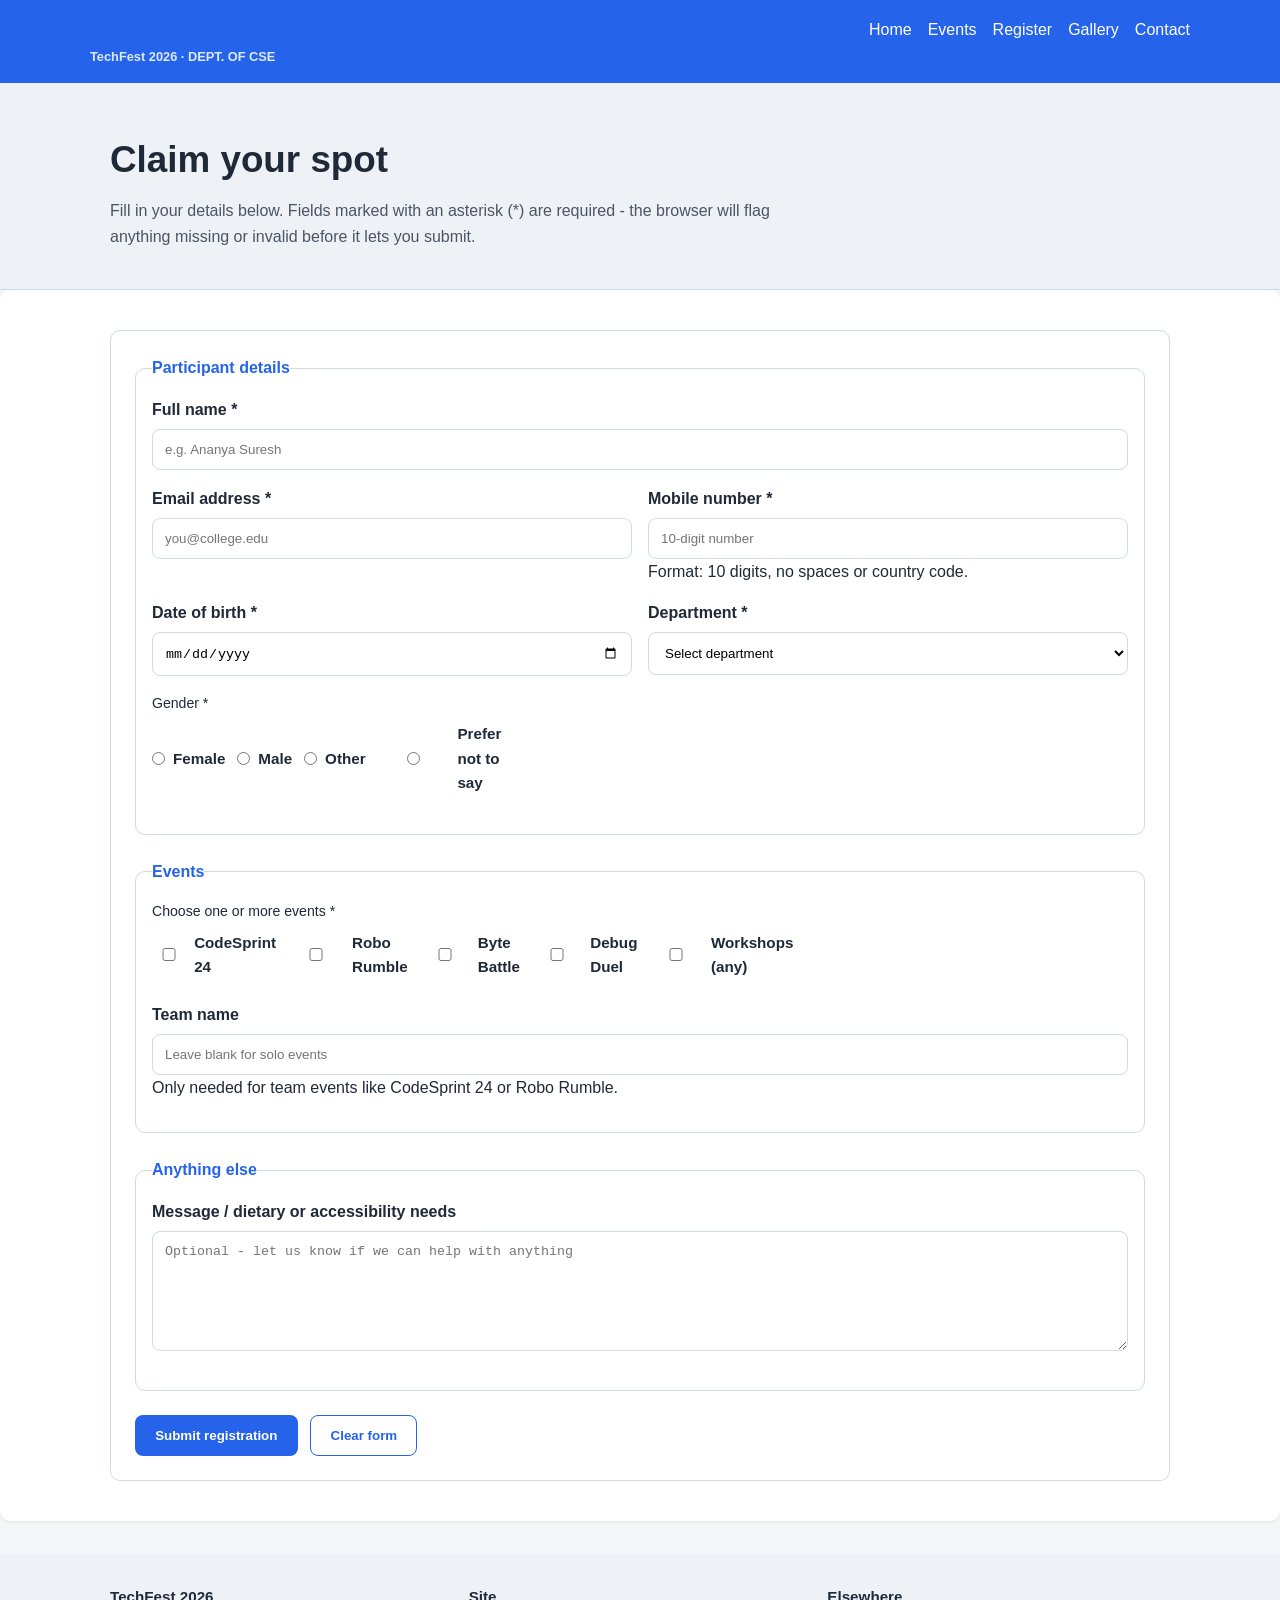
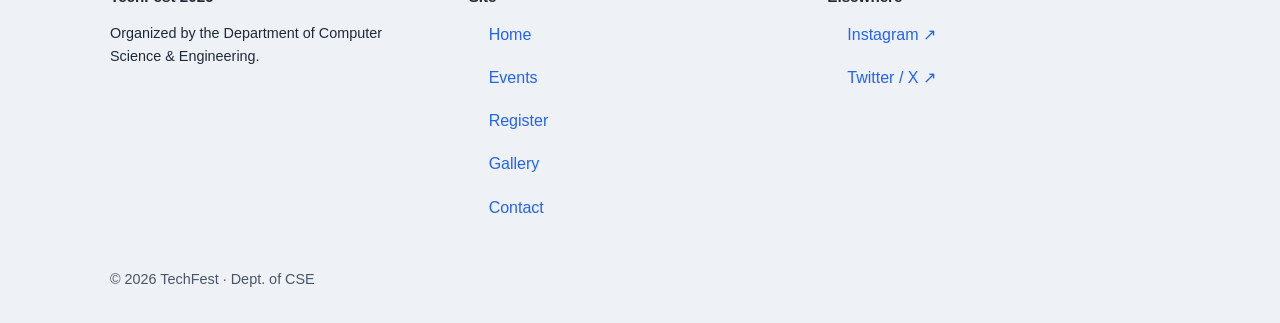
<file: register.html>
<!DOCTYPE html>
<html lang="en">
<head>
  <meta charset="UTF-8">
  <meta name="viewport" content="width=device-width, initial-scale=1.0">
  <title>TechFest 2026 | Register</title>
  <meta name="description" content="Register for TechFest 2026 — pick your event, add your team, and confirm your spot.">
  <link rel="stylesheet" href="css/style.css">
</head>
<body>

  <header class="site-header">
    <div class="wrap">
      <a href="index.html" class="brand">
        <span>
          TechFest 2026
          <small>TechFest 2026 · DEPT. OF CSE</small>
        </span>
      </a>

      <nav class="main-nav" aria-label="Primary">
        <ul>
          <li><a href="index.html">Home</a></li>
          <li><a href="events.html">Events</a></li>
          <li><a href="register.html" aria-current="page">Register</a></li>
          <li><a href="gallery.html">Gallery</a></li>
          <li><a href="contact.html">Contact</a></li>
        </ul>
      </nav>
    </div>
  </header>

  <main>

    <section class="hero" style="padding-bottom: 2.5rem;">
      <div class="wrap hero-content">
        <h1>Claim your <span>spot</span></h1>
        <p class="lead">Fill in your details below. Fields marked with an asterisk (*) are required - the browser will flag anything missing or invalid before it lets you submit.</p>
      </div>
    </section>

    <section class="section" id="registration-form">
      <div class="wrap">

        <form class="panel" action="#" method="post">

          <fieldset>
            <legend>Participant details</legend>

            <div class="field">
              <label for="fullname">Full name *</label>
              <input type="text" id="fullname" name="fullname" placeholder="e.g. Ananya Suresh" minlength="3" required>
            </div>

            <div class="two-col">
              <div class="field">
                <label for="email">Email address *</label>
                <input type="email" id="email" name="email" placeholder="you@college.edu" required>
              </div>
              <div class="field">
                <label for="mobile">Mobile number *</label>
                <input type="tel" id="mobile" name="mobile" placeholder="10-digit number" pattern="[0-9]{10}" title="Enter a 10-digit mobile number" required>
                <span class="hint">Format: 10 digits, no spaces or country code.</span>
              </div>
            </div>

            <div class="two-col">
              <div class="field">
                <label for="dob">Date of birth *</label>
                <input type="date" id="dob" name="dob" min="1995-01-01" max="2012-12-31" required>
              </div>
              <div class="field">
                <label for="department">Department *</label>
                <select id="department" name="department" required>
                  <option value="" selected disabled>Select department</option>
                  <option value="cse">Computer Science &amp; Engineering</option>
                  <option value="ece">Electronics &amp; Communication</option>
                  <option value="eee">Electrical &amp; Electronics</option>
                  <option value="mech">Mechanical Engineering</option>
                  <option value="civil">Civil Engineering</option>
                  <option value="other">Other</option>
                </select>
              </div>
            </div>

            <div class="field">
              <span style="display:block; font-size:0.88rem; margin-bottom:0.5rem;">Gender *</span>
              <div class="radio-row">
                <label><input type="radio" name="gender" value="female" required> Female</label>
                <label><input type="radio" name="gender" value="male" required> Male</label>
                <label><input type="radio" name="gender" value="other" required> Other</label>
                <label><input type="radio" name="gender" value="prefer-not" required> Prefer not to say</label>
              </div>
            </div>
          </fieldset>

          <fieldset>
            <legend>Events</legend>

            <div class="field">
              <span style="display:block; font-size:0.88rem; margin-bottom:0.5rem;">Choose one or more events *</span>
              <div class="check-row">
                <label><input type="checkbox" name="events" value="codesprint" required> CodeSprint 24</label>
                <label><input type="checkbox" name="events" value="robo-rumble"> Robo Rumble</label>
                <label><input type="checkbox" name="events" value="byte-battle"> Byte Battle</label>
                <label><input type="checkbox" name="events" value="debug-duel"> Debug Duel</label>
                <label><input type="checkbox" name="events" value="workshops"> Workshops (any)</label>
              </div>
            </div>

            <div class="field">
              <label for="teamname">Team name</label>
              <input type="text" id="teamname" name="teamname" placeholder="Leave blank for solo events">
              <span class="hint">Only needed for team events like CodeSprint 24 or Robo Rumble.</span>
            </div>
          </fieldset>

          <fieldset>
            <legend>Anything else</legend>
            <div class="field">
              <label for="message">Message / dietary or accessibility needs</label>
              <textarea id="message" name="message" rows="4" placeholder="Optional - let us know if we can help with anything"></textarea>
            </div>
          </fieldset>

          <div class="form-actions">
            <button type="submit" class="btn btn-primary">Submit registration</button>
            <button type="reset" class="btn btn-ghost">Clear form</button>
          </div>
        </form>

      </div>
    </section>

  </main>

  <footer class="site-footer">
    <div class="wrap">
      <div class="footer-grid">
        <div>
          <h4>TechFest 2026</h4>
          <p style="color:var(--text-muted); max-width:40ch; font-size:0.9rem;">Organized by the Department of Computer Science &amp; Engineering.</p>
        </div>
        <div>
          <h4>Site</h4>
          <ul>
            <li><a href="index.html">Home</a></li>
            <li><a href="events.html">Events</a></li>
            <li><a href="register.html">Register</a></li>
            <li><a href="gallery.html">Gallery</a></li>
            <li><a href="contact.html">Contact</a></li>
          </ul>
        </div>
        <div>
          <h4>Elsewhere</h4>
          <ul>
            <li><a href="https://www.instagram.com" target="_blank" rel="noopener">Instagram ↗</a></li>
            <li><a href="https://twitter.com" target="_blank" rel="noopener">Twitter / X ↗</a></li>
          </ul>
        </div>
      </div>
      <div class="footer-bottom">
        <span>© 2026 TechFest · Dept. of CSE</span>
      </div>
    </div>
  </footer>

  
</body>
</html>
</file>
<file: css/style.css>
﻿:root {
  --bg: #f4f6f8;
  --surface: #ffffff;
  --surface-alt: #eef2f7;
  --border: #d1d9e3;
  --text: #1f2937;
  --muted: #4b5563;
  --primary: #2563eb;
  --radius: 10px;
  --maxw: 1100px;
}

* {
  box-sizing: border-box;
  margin: 0;
  padding: 0;
}

html {
  font-family: Arial, Helvetica, sans-serif;
  scroll-behavior: smooth;
}

body {
  background: var(--bg);
  color: var(--text);
  font-size: 16px;
  line-height: 1.6;
}

main {
  padding-bottom: 2rem;
}

img, video, audio {
  max-width: 100%;
  display: block;
}

a {
  color: var(--primary);
  text-decoration: none;
}
a:hover {
  text-decoration: underline;
}

.wrap {
  max-width: var(--maxw);
  margin: 0 auto;
  padding: 0 1.25rem;
}

header {
  background: var(--primary);
  color: #fff;
}

.site-header .wrap {
  display: flex;
  align-items: center;
  justify-content: space-between;
  gap: 1rem;
  padding: 1rem 0;
}

.brand {
  font-size: 1.2rem;
  font-weight: bold;
}

.brand small {
  display: block;
  font-size: 0.8rem;
  color: #dbeafe;
}

nav ul {
  list-style: none;
  display: flex;
  gap: 1rem;
  flex-wrap: wrap;
}

nav a {
  color: #fff;
  padding: 0.35rem 0;
  transition: color 0.2s ease;
}
nav a:hover {
  color: #dbeafe;
}

.hero {
  background: var(--surface-alt);
  padding: 2.5rem 0;
  border-bottom: 1px solid var(--border);
}

.hero h1 {
  font-size: 2.3rem;
  margin: 0.5rem 0;
}

.hero p {
  color: var(--muted);
  max-width: 700px;
}

.section {
  padding: 2.5rem 0;
  border-bottom: 1px solid var(--border);
  background: var(--surface);
  border-radius: var(--radius);
  box-shadow: 0 1px 3px rgba(31, 41, 55, 0.08);
  margin-bottom: 1rem;
}

.section.alt {
  background: #f4f7fb;
}

.section:last-of-type {
  border-bottom: none;
  margin-bottom: 0;
}

.note-panel {
  background: #f8fbff;
  border: 1px solid #dbeafe;
  border-radius: var(--radius);
  padding: 1rem;
  margin-top: 1.5rem;
  color: var(--text);
}

address {
  display: block;
  background: #fff;
  border: 1px solid var(--border);
  border-radius: var(--radius);
  padding: 1rem;
  line-height: 1.7;
  color: var(--text);
}

.section-head {
  display: flex;
  justify-content: space-between;
  align-items: flex-end;
  gap: 1rem;
  margin-bottom: 1.5rem;
  border-bottom: 1px solid var(--border);
  padding-bottom: 0.75rem;
}

.section-head h2 {
  font-size: 1.75rem;
  margin: 0;
}

.section-head p {
  margin: 0.5rem 0 0;
}

.section-head p {
  color: var(--muted);
  max-width: 56ch;
}

.grid {
  display: grid;
  grid-template-columns: repeat(auto-fit, minmax(220px, 1fr));
  gap: 1rem;
}

.card {
  background: var(--surface);
  border: 1px solid var(--border);
  border-radius: var(--radius);
  padding: 1rem;
}

.card h3 {
  margin: 0.75rem 0 0.45rem;
}

.card p {
  color: var(--muted);
  margin: 0;
}

.btn {
  display: inline-block;
  padding: 0.75rem 1.2rem;
  border-radius: 8px;
  font-weight: 600;
  border: 1px solid transparent;
  transition: background 0.2s ease, transform 0.2s ease, border-color 0.2s ease;
}

.btn:hover {
  transform: translateY(-1px);
}

.btn-primary {
  background: var(--primary);
  color: #fff;
}

.btn-ghost {
  background: transparent;
  color: var(--primary);
  border: 1px solid var(--primary);
}

.spec-list {
  display: grid;
  gap: 1rem;
  grid-template-columns: repeat(auto-fit, minmax(160px, 1fr));
}

.spec-list div {
  background: var(--surface);
  border: 1px solid var(--border);
  border-radius: var(--radius);
  padding: 1rem;
}

.spec-list dt {
  font-size: 0.8rem;
  color: var(--muted);
  margin-bottom: 0.25rem;
}

.spec-list dd {
  font-size: 1.4rem;
  font-weight: bold;
}

.announcements {
  list-style: none;
  padding: 0;
  display: grid;
  gap: 1rem;
}

.announcements li {
  background: var(--surface);
  border: 1px solid var(--border);
  border-radius: var(--radius);
  padding: 1rem;
}

.announcements time {
  display: block;
  font-size: 0.85rem;
  color: var(--primary);
  margin-bottom: 0.5rem;
}

.table-scroll {
  overflow-x: auto;
}

table {
  width: 100%;
  border-collapse: collapse;
  min-width: 600px;
}

th, td {
  border: 1px solid var(--border);
  padding: 0.8rem 1rem;
  text-align: left;
}

thead {
  background: #eef4ff;
}

tfoot {
  background: #f8fbff;
  color: var(--muted);
}

.committee-list {
  display: grid;
  gap: 1rem;
}

.committee-list > div {
  background: var(--surface);
  border: 1px solid var(--border);
  border-radius: var(--radius);
  padding: 1rem;
}

.committee-list dt {
  margin-bottom: 0.35rem;
}

.committee-list dd {
  color: var(--muted);
  margin-left: 0;
}

.sponsor-tiers {
  list-style: none;
  padding: 0;
  display: grid;
  gap: 1rem;
}

.sponsor-tiers li {
  background: var(--surface);
  border: 1px solid var(--border);
  border-radius: var(--radius);
  padding: 1rem;
}

form {
  background: var(--surface);
  border: 1px solid var(--border);
  border-radius: var(--radius);
  padding: 1.5rem;
}

fieldset {
  border: 1px solid var(--border);
  border-radius: var(--radius);
  padding: 1rem;
  margin-bottom: 1.5rem;
}

legend {
  font-weight: 700;
  color: var(--primary);
}

.field {
  margin-bottom: 1rem;
}

.field label {
  display: block;
  margin-bottom: 0.4rem;
  font-weight: 600;
}

input, select, textarea {
  width: 100%;
  padding: 0.75rem;
  border: 1px solid var(--border);
  border-radius: 8px;
  background: #fff;
}

input:focus,
select:focus,
textarea:focus {
  outline: none;
  border-color: var(--primary);
  box-shadow: 0 0 0 3px rgba(37, 99, 235, 0.12);
}

textarea {
  min-height: 120px;
  resize: vertical;
}

.radio-row, .check-row {
  display: flex;
  flex-wrap: wrap;
  gap: 0.75rem;
}

.radio-row label, .check-row label {
  display: inline-flex;
  align-items: center;
  gap: 0.5rem;
  font-size: 0.95rem;
}

.two-col {
  display: grid;
  grid-template-columns: repeat(2, minmax(0, 1fr));
  gap: 1rem;
}

.form-actions {
  display: flex;
  flex-wrap: wrap;
  gap: 0.8rem;
}

.media-block {
  background: var(--surface);
  border: 1px solid var(--border);
  border-radius: var(--radius);
  padding: 1rem;
}

.gallery-grid {
  display: grid;
  gap: 1rem;
  grid-template-columns: repeat(auto-fit, minmax(180px, 1fr));
}

figcaption {
  margin-top: 0.5rem;
  color: var(--muted);
  font-size: 0.9rem;
}

ul, ol {
  margin: 0 0 1rem 1.25rem;
}

li {
  margin-bottom: 0.5rem;
}

figure {
  background: var(--surface);
  border: 1px solid var(--border);
  border-radius: var(--radius);
  padding: 0.6rem;
}

.site-footer {
  background: var(--surface-alt);
  padding: 2rem 0;
}

.footer-grid {
  display: grid;
  grid-template-columns: repeat(auto-fit, minmax(220px, 1fr));
  gap: 1rem;
}

.footer-grid h4 {
  margin-bottom: 0.75rem;
  font-size: 0.95rem;
}

.footer-grid ul {
  list-style: none;
  padding: 0;
  display: grid;
  gap: 0.6rem;
}

.footer-bottom {
  margin-top: 1.5rem;
  display: flex;
  flex-wrap: wrap;
  gap: 0.75rem;
  color: var(--muted);
  font-size: 0.9rem;
}

@media (max-width: 768px) {
  .site-header .wrap {
    flex-direction: column;
    align-items: flex-start;
  }

  nav ul {
    flex-direction: column;
    gap: 0.5rem;
  }

  .section-head {
    flex-direction: column;
    align-items: flex-start;
  }

  .two-col {
    grid-template-columns: 1fr;
  }
}
</file>
